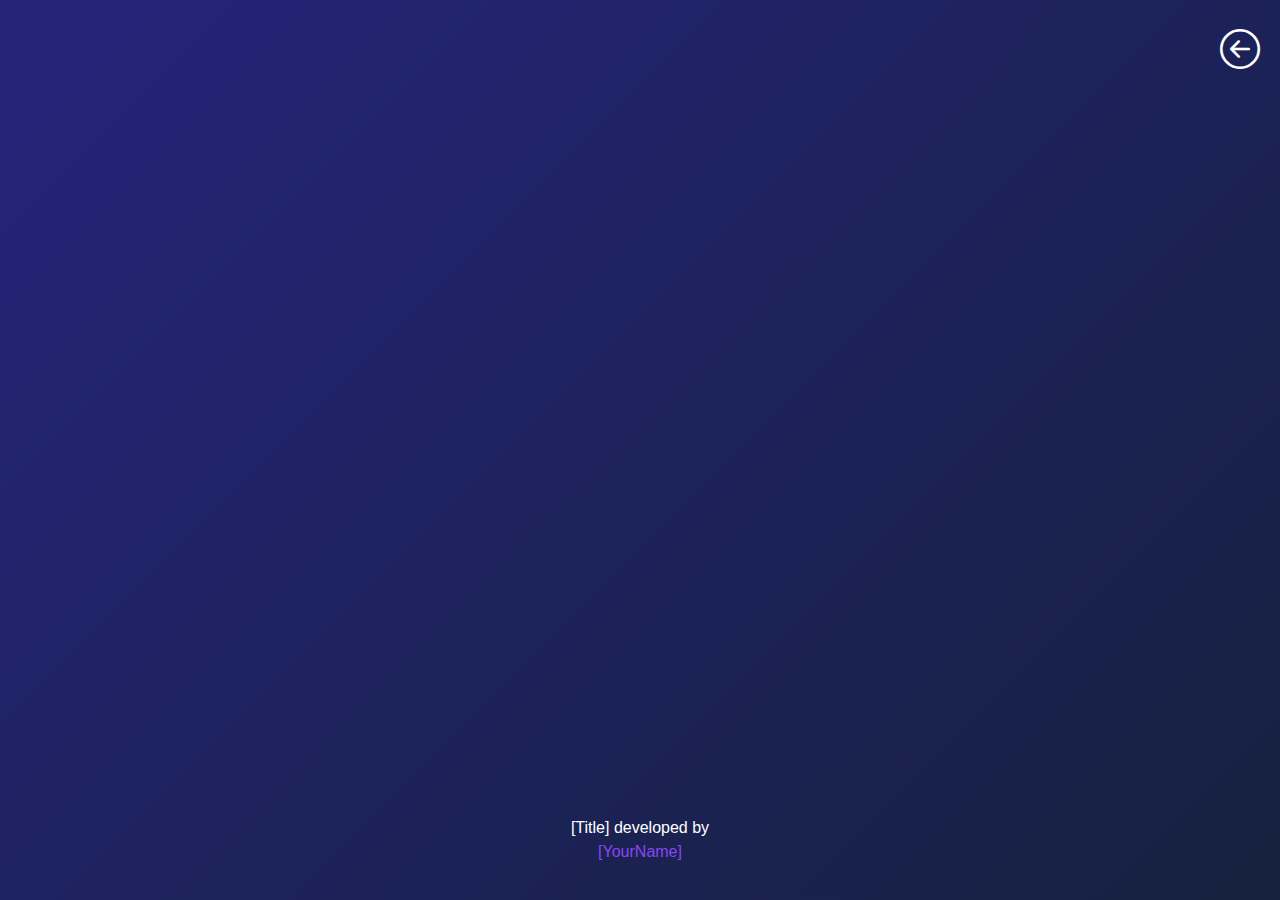
<file: template.html>
<!DOCTYPE html>
<html lang="en">
<head>
  <meta charset="UTF-8">
  <meta name="viewport" content="width=device-width, initial-scale=1.0">
  <title>OSWebComponent Template</title>
  <link href="https://cdn.jsdelivr.net/npm/bootstrap@5.3.0-alpha1/dist/css/bootstrap.min.css" rel="stylesheet">
  <link href="https://cdn.jsdelivr.net/npm/bootstrap-icons@1.7.2/font/bootstrap-icons.css" rel="stylesheet">
  <link rel="stylesheet" href="https://cdnjs.cloudflare.com/ajax/libs/font-awesome/6.0.0-beta3/css/all.min.css">
  <style>
    /* DEFAULT CSS DESIGN: BODY, BACK, AND FOOTER */
    /* YOU CAN CHANGE THE FONT-FAMILY AND BACKGROUND COLOR */
    body {
      margin: 0;
      padding: 0;
      min-height: 100vh;
      display: flex;
      flex-direction: column;
      justify-content: center;
      align-items: center;
      background: linear-gradient(135deg, #24247b, #16213e);
      font-family: 'roboto', Arial, sans-serif;
    }
    .back-icon {
      position: absolute;
      top: 20px;
      right: 20px;
      font-size: 40px;
      color: #fff;
      cursor: pointer;
      transition: all 0.3s ease;
    }
    .back-icon:hover {
      transform: scale(1.1);
    }
    .footer {
      position: absolute;
      bottom: 20px;
      color: white;
      text-align: center;
    }
    .footer a {
      color: #8946f2;
      text-decoration: none;
      transition: color 0.3s ease;
    }
    .footer a:hover {
      color: #b07eff;
    }

    /* PUT YOUR CSS HERE */
    /* Example: 
    .my-component {
      padding: 20px;
      background-color: #fff;
      border-radius: 5px;
      box-shadow: 0 2px 10px rgba(0,0,0,0.1);
    }
    */
  </style>
</head>
<body>
  <!-- ADD YOUR WEB COMPONENTS HERE: HTML -->
  <!-- Example: 
  <div class="my-component">
    <h1>Hello, World!</h1>
    <p>This is a custom web component.</p>
  </div>
  -->
  
  <a href="../../index.html">
    <!-- Do not update the link to point to the index.html file located outside the assets -->
    <i class="bi bi-arrow-left-circle back-icon"></i>
  </a>
  <div class="footer">
    <p>
      [Title] developed by<br><a href="#" target="_blank">[YourName]</a>
    </p>
  </div>
  <script src="https://cdn.jsdelivr.net/npm/bootstrap@5.3.0-alpha1/dist/js/bootstrap.bundle.min.js"></script>

  <!-- ADD YOUR JAVASCRIPT HERE -->
  <!-- Example: 
  <script>
    document.addEventListener('DOMContentLoaded', () => {
      console.log('Component loaded');
    });
  </script>
  -->
</body>
</html>
</file>
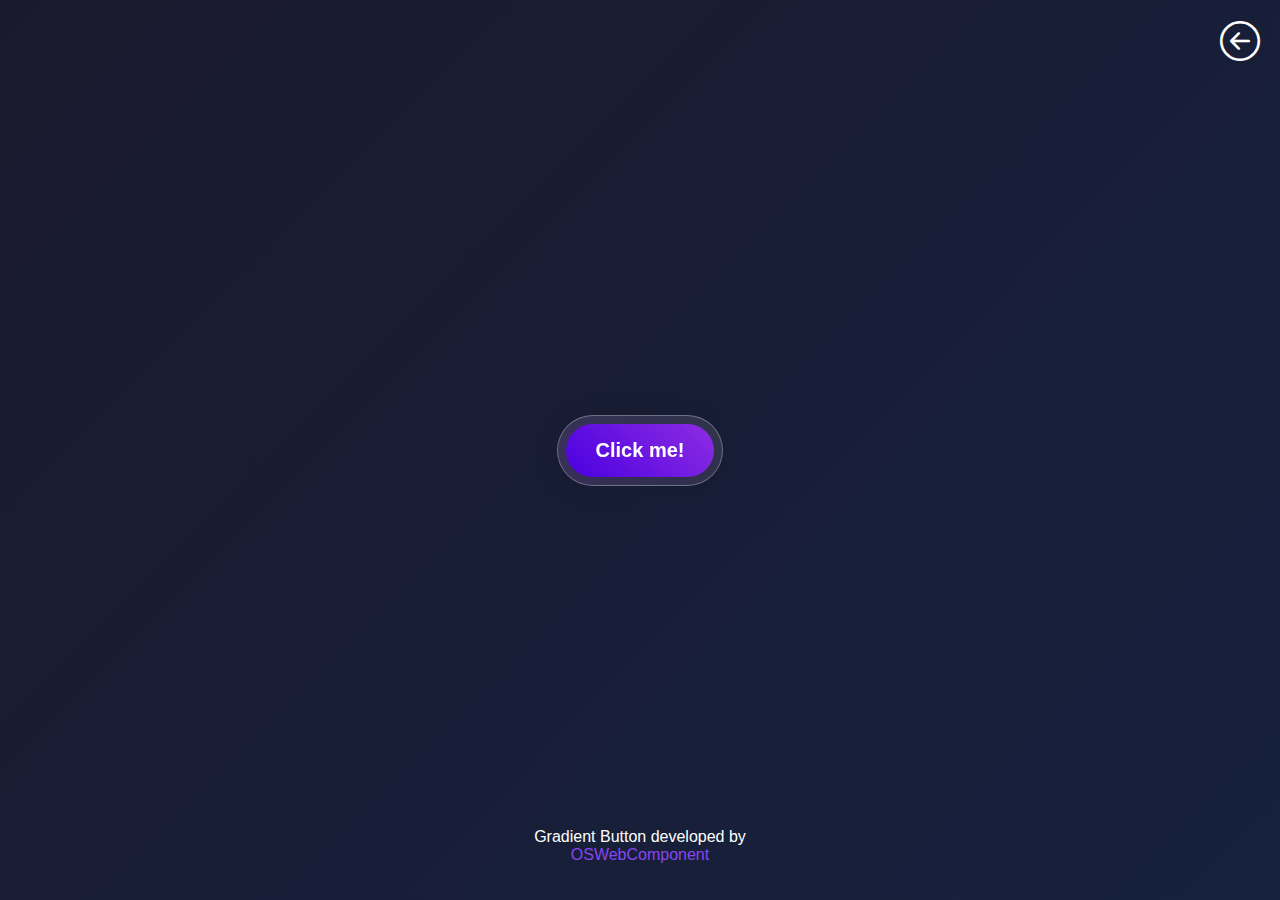
<file: assets/buttons/button1.html>
<!DOCTYPE html>
<html lang="en">
<head>
  <meta charset="UTF-8">
  <meta name="viewport" content="width=device-width, initial-scale=1.0">
  <title>Gradient Button</title>
  <link href="https://fonts.googleapis.com/css2?family=Poppins:wght@400;600&display=swap" rel="stylesheet">
  <link href="https://cdn.jsdelivr.net/npm/bootstrap-icons@1.7.2/font/bootstrap-icons.css" rel="stylesheet">
  <style>
    /* DEFAULT CSS DESIGN: BODY, BACK, AND FOOTER */
    /* YOU CAN CHANGE THE FONT FAMILY AND BACKGROUND COLOR */
    body {
      margin: 0;
      padding: 0;
      min-height: 100vh;
      display: flex;
      flex-direction: column;
      justify-content: center;
      align-items: center;
      background: linear-gradient(135deg, #1a1a2e, #16213e);
      font-family: 'Montserrat', Arial, sans-serif;
    }
    .back-icon {
      position: absolute;
      top: 20px;
      right: 20px;
      font-size: 40px;
      color: #fff;
      cursor: pointer;
      transition: all 0.3s ease;
    }
    .back-icon:hover {
      transform: scale(1.1);
    }
    .footer {
      position: absolute;
      bottom: 20px;
      color: white;
      text-align: center;
    }
    .footer a {
      color: #8946f2;
      text-decoration: none;
      transition: color 0.3s ease;
    }
    .footer a:hover {
      color: #b07eff;
    }
    
    /* PUT YOUR CSS HERE */
    .button-wrapper {
      position: relative;
      perspective: 1000px;
      background: rgba(255, 255, 255, 0.1);
      border-radius: 50px;
      padding: 8px;
      backdrop-filter: blur(10px);
      box-shadow: 0 4px 30px rgba(0, 0, 0, 0.1);
      border: 1px solid rgba(255, 255, 255, 0.3);
      overflow: hidden;
    }
    .button-wrapper::before {
      content: "";
      position: absolute;
      top: 0;
      left: 0;
      right: 0;
      bottom: 0;
      background: linear-gradient(45deg, rgba(150,35,252,0.2), rgba(255, 255, 255, 0));
      opacity: 0.6;
      z-index: -1;
    }
    .button-wrapper:hover {
      transform: scale(1.05);
    }
    .gradient-button {
      position: relative;
      padding: 15px 30px;
      font-size: 20px;
      font-weight: 600;
      color: #fff;
      background: linear-gradient(45deg, #4a00e0, #8e2de2);
      border: none;
      border-radius: 50px;
      cursor: pointer;
      overflow: hidden;
      transition: all 0.3s cubic-bezier(0.2, 0.8, 0.2, 1);
      box-shadow: 0 10px 20px rgba(0, 0, 0, 0.1);
    }
    .gradient-button::before {
      content: "";
      position: absolute;
      top: -2px;
      left: -2px;
      right: -2px;
      bottom: -2px;
      background: linear-gradient(45deg, #ff00e0, #00ffff);
      z-index: -1;
      filter: blur(10px);
      opacity: 0;
      transition: opacity 0.3s ease-in-out, background 0.3s ease-in-out;
    }
    .gradient-button:hover {
      transform: scale(1.05);
      box-shadow: 0 15px 30px rgba(0, 0, 0, 0.2);
    }
    .gradient-button:hover::before {
      opacity: 1;
      background: linear-gradient(45deg, #00ffff, #ff00e0);
    }
    .gradient-button:active {
      transform: scale(0.95);
    }
    .button-text {
      position: relative;
      z-index: 1;
    }
  </style>
</head>
<body>
  <div class="button-wrapper">
    <button class="gradient-button">
      <span class="button-text">Click me!</span>
    </button>
  </div>
  <a href="../../index.html">
    <!-- Do not update the link to point to the index.html file located outside the assets -->
    <i class="bi bi-arrow-left-circle back-icon"></i>
  </a>
  <div class="footer">
    <p>
      Gradient Button developed by<br><a href="https://github.com/JohnDev19/Open-Source-Web-Components" target="_blank">OSWebComponent</a>
    </p>
  </div>
  <script>
    const button = document.querySelector('.gradient-button');
    button.addEventListener('mousemove', (e) => {
      const rect = button.getBoundingClientRect();
      const x = e.clientX - rect.left;
      const y = e.clientY - rect.top;
      button.style.setProperty('--x', `${x}px`);
      button.style.setProperty('--y', `${y}px`);
    });
  </script>
</body>
</html>
</file>
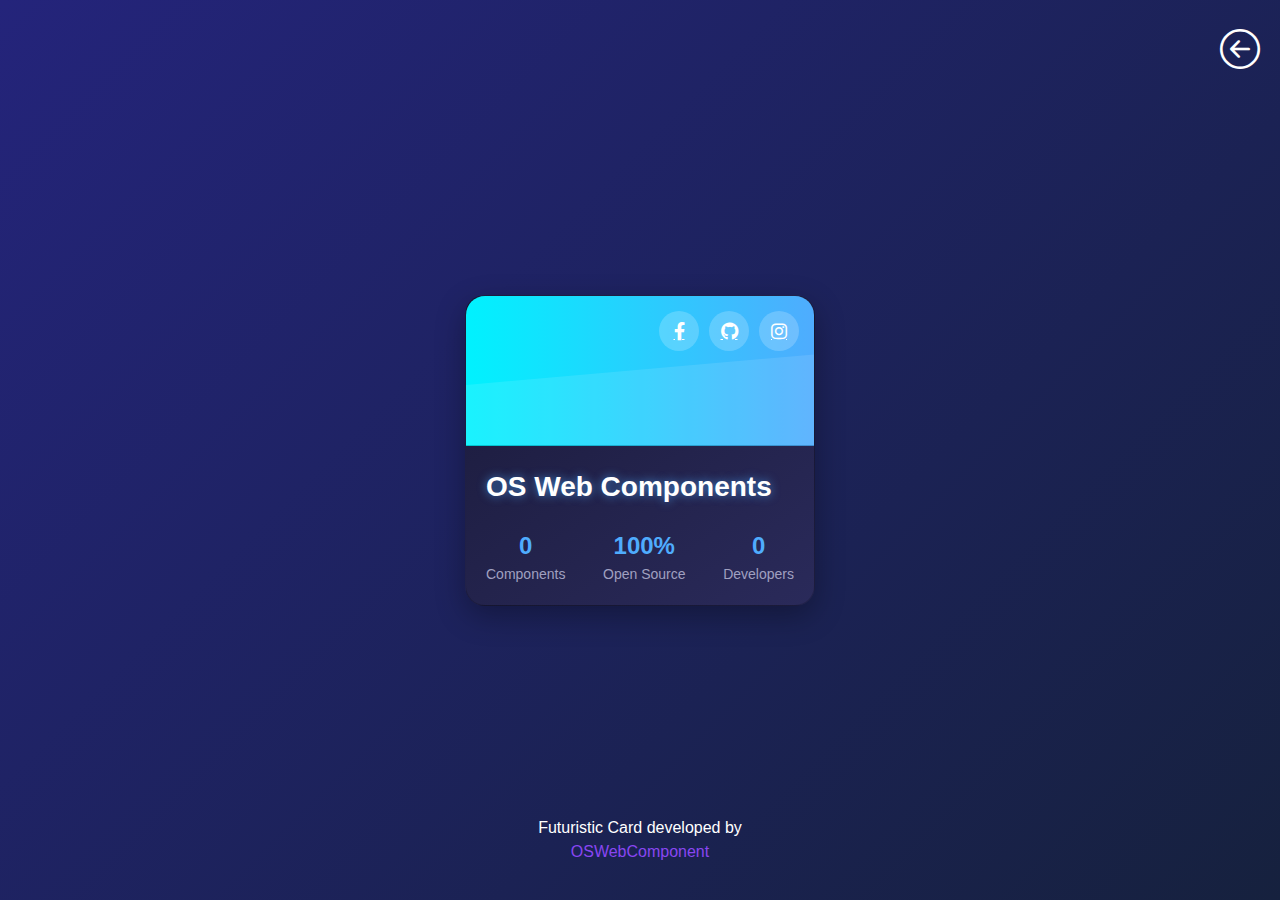
<file: assets/cards/card1.html>
<!DOCTYPE html>
<html lang="en">
<head>
  <meta charset="UTF-8">
  <meta name="viewport" content="width=device-width, initial-scale=1.0">
  <title>Futurustic Card</title>
  <link href="https://cdn.jsdelivr.net/npm/bootstrap@5.3.0-alpha1/dist/css/bootstrap.min.css" rel="stylesheet">
  <link href="https://cdn.jsdelivr.net/npm/bootstrap-icons@1.7.2/font/bootstrap-icons.css" rel="stylesheet">
  <link rel="stylesheet" href="https://cdnjs.cloudflare.com/ajax/libs/font-awesome/6.0.0-beta3/css/all.min.css">
  <style>
    /* DEFAULT CSS DESIGN: BODY, BACK, AND FOOTER */
    /* YOU CAN CHANGE THE FONT FAMILY AND BACKGROUND COLOR */
    body {
      margin: 0;
      padding: 0;
      min-height: 100vh;
      display: flex;
      flex-direction: column;
      justify-content: center;
      align-items: center;
      background: linear-gradient(135deg, #24247b, #16213e);
      font-family: 'roboto', Arial, sans-serif;
    }
    .back-icon {
      position: absolute;
      top: 20px;
      right: 20px;
      font-size: 40px;
      color: #fff;
      cursor: pointer;
      transition: all 0.3s ease;
    }
    .back-icon:hover {
      transform: scale(1.1);
    }
    .footer {
      position: absolute;
      bottom: 20px;
      color: white;
      text-align: center;
    }
    .footer a {
      color: #8946f2;
      text-decoration: none;
      transition: color 0.3s ease;
    }
    .footer a:hover {
      color: #b07eff;
    }

    /* PUT YOUR CSS HERE */
    .card {
      background: linear-gradient(145deg, #1a1a3a, #2a2a5a);
      border-radius: 20px;
      box-shadow: 0 10px 30px rgba(0,0,0,0.3);
      overflow: hidden;
      width: 350px;
      position: relative;
      transform-style: preserve-3d;
      transition: transform 0.5s ease;
    }
    .card-header {
      background: linear-gradient(90deg, #00f2fe, #4facfe);
      height: 150px;
      position: relative;
      overflow: hidden;
    }
    .card-header::after {
      content: '';
      position: absolute;
      bottom: -50%;
      left: -10%;
      right: -10%;
      height: 100%;
      background: rgba(255,255,255,0.1);
      transform: rotate(-5deg);
    }
    .icons {
      position: absolute;
      top: 15px;
      right: 15px;
      display: flex;
      gap: 10px;
    }
    .icon {
      width: 40px;
      height: 40px;
      background: rgba(255,255,255,0.2);
      border-radius: 50%;
      display: flex;
      align-items: center;
      justify-content: center;
      color: white;
      font-size: 18px;
      transition: all 0.3s ease;
    }
    .icon:hover {
      background: rgba(255,255,255,0.4);
      transform: translateY(-5px);
    }
    .card-body {
      padding: 20px;
      color: #ffffff;
    }
    .title {
      font-size: 28px;
      font-weight: bold;
      margin-bottom: 20px;
      text-shadow: 0 0 10px rgba(79,172,254,0.7);
    }
    .stats {
      display: flex;
      justify-content: space-between;
      margin-top: 20px;
    }
    .stat {
      text-align: center;
      transition: all 0.3s ease;
    }
    .stat:hover {
      transform: scale(1.1);
    }
    .stat-value {
      font-size: 24px;
      font-weight: bold;
      color: #4facfe;
    }
    .stat-label {
      font-size: 14px;
      color: #a0a0c0;
    }
    .glow {
      position: absolute;
      width: 50px;
      height: 50px;
      background: radial-gradient(circle, rgba(79,172,254,0.8) 0%, rgba(79,172,254,0) 70%);
      border-radius: 50%;
      pointer-events: none;
      opacity: 0;
      transition: opacity 0.3s ease;
    }
  </style>
</head>
<body>
  <div class="card">
    <div class="card-header">
      <div class="icons">
        <a href="#" class="icon"><i class="fab fa-facebook-f"></i></a>
        <a href="#" class="icon"><i class="fab fa-github"></i></a>
        <a href="#" class="icon"><i class="fab fa-instagram"></i></a>
      </div>
    </div>
    <div class="card-body">
      <div class="title">
        OS Web Components
      </div>
      <div class="stats">
        <div class="stat">
          <div class="stat-value" data-value="4892">
            0
          </div>
          <div class="stat-label">
            Components
          </div>
        </div>
        <div class="stat">
          <div class="stat-value">
            100%
          </div>
          <div class="stat-label">
            Open Source
          </div>
        </div>
        <div class="stat">
          <div class="stat-value" data-value="73614">
            0
          </div>
          <div class="stat-label">
            Developers
          </div>
        </div>
      </div>
    </div>
    <div class="glow"></div>
  </div>
  <a href="../../index.html">
    <!-- Do not update the link to point to the index.html file located outside the assets -->
    <i class="bi bi-arrow-left-circle back-icon"></i>
  </a>
  <div class="footer">
    <p>
      Futuristic Card developed by<br><a href="https://github.com/JohnDev19/Open-Source-Web-Components" target="_blank">OSWebComponent</a>
    </p>
  </div>
  <script src="https://cdn.jsdelivr.net/npm/bootstrap@5.3.0-alpha1/dist/js/bootstrap.bundle.min.js"></script>
</body>
</html>
</file>
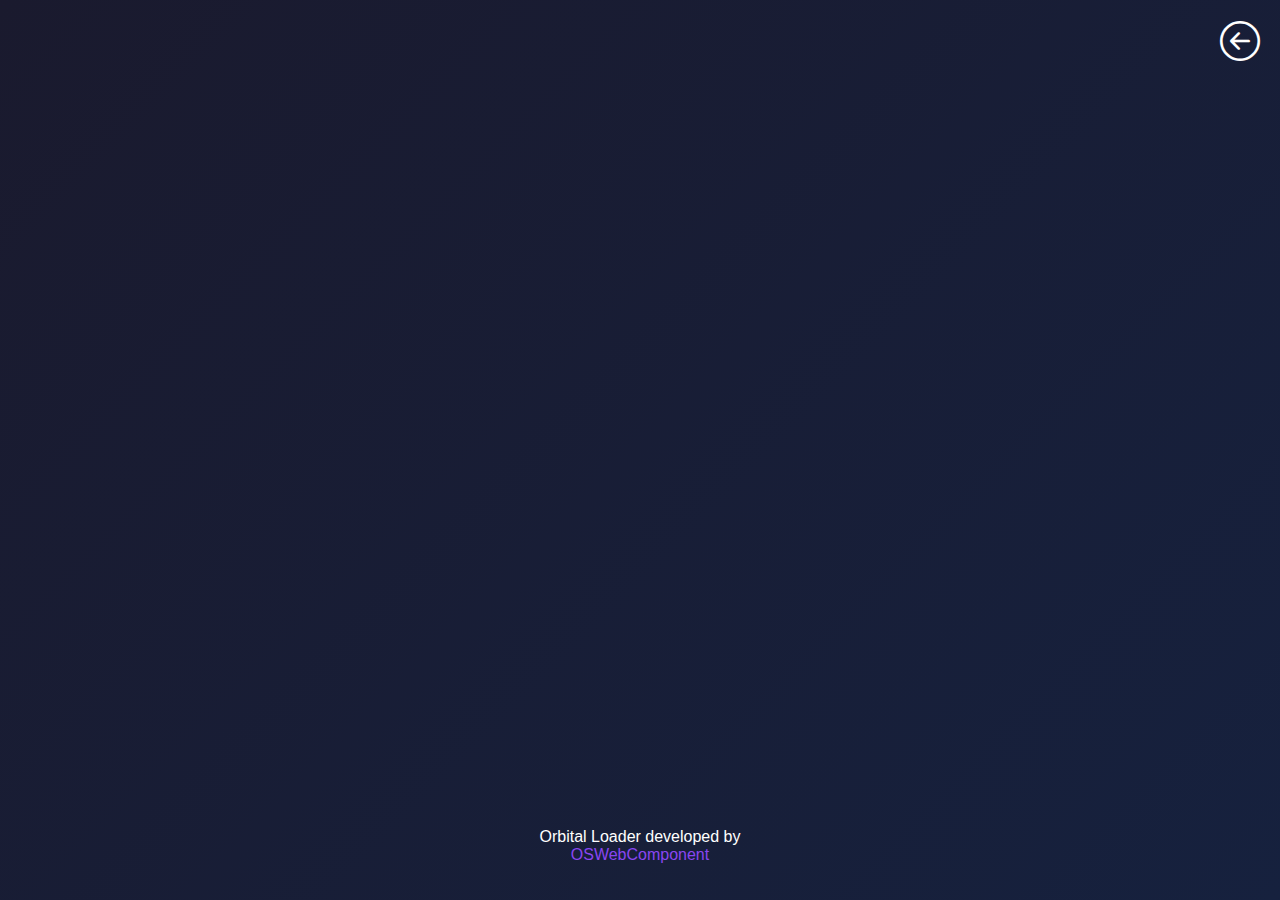
<file: assets/loader/loader1.html>
<!DOCTYPE html>
<html lang="en">
<head>
  <meta charset="UTF-8">
  <meta name="viewport" content="width=device-width, initial-scale=1.0">
  <title> Orbital Loader</title>
  <link href="https://cdn.jsdelivr.net/npm/bootstrap-icons@1.7.2/font/bootstrap-icons.css" rel="stylesheet">
  <style>
    /* DEFAULT CSS DESIGN: BODY, BACK, AND FOOTER */
    /* YOU CAN CHANGE THE FONT FAMILY AND BACKGROUND COLOR */
    body {
      margin: 0;
      padding: 0;
      min-height: 100vh;
      display: flex;
      flex-direction: column;
      justify-content: center;
      align-items: center;
      background: linear-gradient(135deg, #1a1a2e, #16213e);
      font-family: 'Montserrat', Arial, sans-serif;
    }
    .back-icon {
      position: absolute;
      top: 20px;
      right: 20px;
      font-size: 40px;
      color: #fff;
      cursor: pointer;
      transition: all 0.3s ease;
    }
    .back-icon:hover {
      transform: scale(1.1);
    }
    .footer {
      position: absolute;
      bottom: 20px;
      color: white;
      text-align: center;
    }
    .footer a {
      color: #8946f2;
      text-decoration: none;
      transition: color 0.3s ease;
    }
    .footer a:hover {
      color: #b07eff;
    }

    /* PUT YOUR CSS HERE */

    .loader-container {
      position: relative;
      width: 200px;
      height: 200px;
    }

    .loader-circle {
      position: absolute;
      width: 100%;
      height: 100%;
      border-radius: 50%;
      border: 4px solid transparent;
      opacity: 0.7;
      transform: scale(0);
    }

    .loader-circle:nth-child(1) {
      border-top-color: #4db5ff;
      animation: spin 2s linear infinite, grow 3s ease-in-out infinite;
    }

    .loader-circle:nth-child(2) {
      border-right-color: #ff6b6b;
      animation: spin 2.5s linear infinite reverse, grow 3s ease-in-out infinite 0.5s;
    }

    .loader-circle:nth-child(3) {
      border-bottom-color: #feca57;
      animation: spin 3s linear infinite, grow 3s ease-in-out infinite 1s;
    }

    .loader-circle:nth-child(4) {
      border-left-color: #48dbfb;
      animation: spin 3.5s linear infinite reverse, grow 3s ease-in-out infinite 1.5s;
    }

    @keyframes spin {
      0% {
        transform: rotate(0deg) scale(0);
      }
      50% {
        transform: rotate(180deg) scale(1);
      }
      100% {
        transform: rotate(360deg) scale(0);
      }
    }

    @keyframes grow {
      0%, 100% {
        transform: scale(0);
        opacity: 0.7;
      }
      50% {
        transform: scale(1);
        opacity: 1;
      }
    }
  </style>
</head>
<body>
  <div class="loader-container">
    <div class="loader-circle"></div>
    <div class="loader-circle"></div>
    <div class="loader-circle"></div>
    <div class="loader-circle"></div>
  </div>

  <a href="../../index.html">
    <!-- Do not update the link to point to the index.html file located outside the assets -->
    <i class="bi bi-arrow-left-circle back-icon"></i>
  </a>
  <div class="footer">
    <p>
      Orbital Loader developed by<br><a href="https://github.com/JohnDev19/Open-Source-Web-Components" target="_blank">OSWebComponent</a>
    </p>
  </div>
  <script>
    document.addEventListener('DOMContentLoaded', () => {
      const loaderContainer = document.querySelector('.loader-container');
      const circles = document.querySelectorAll('.loader-circle');

      function animateLoader() {
        loaderContainer.animate([{
          transform: 'rotate(0deg)'
        },
          {
            transform: 'rotate(360deg)'
          }], {
          duration: 10000,
          iterations: Infinity
        });
      }

      function pulseCircles() {
        circles.forEach((circle, index) => {
          circle.animate([{
            boxShadow: '0 0 0 0 rgba(255, 255, 255, 0.7)'
          },
            {
              boxShadow: '0 0 0 20px rgba(255, 255, 255, 0)'
            }], {
            duration: 2000,
            delay: index * 500,
            iterations: Infinity
          });
        });
      }

      animateLoader();
      pulseCircles();
    });
  </script>
</body>
</html>
</file>
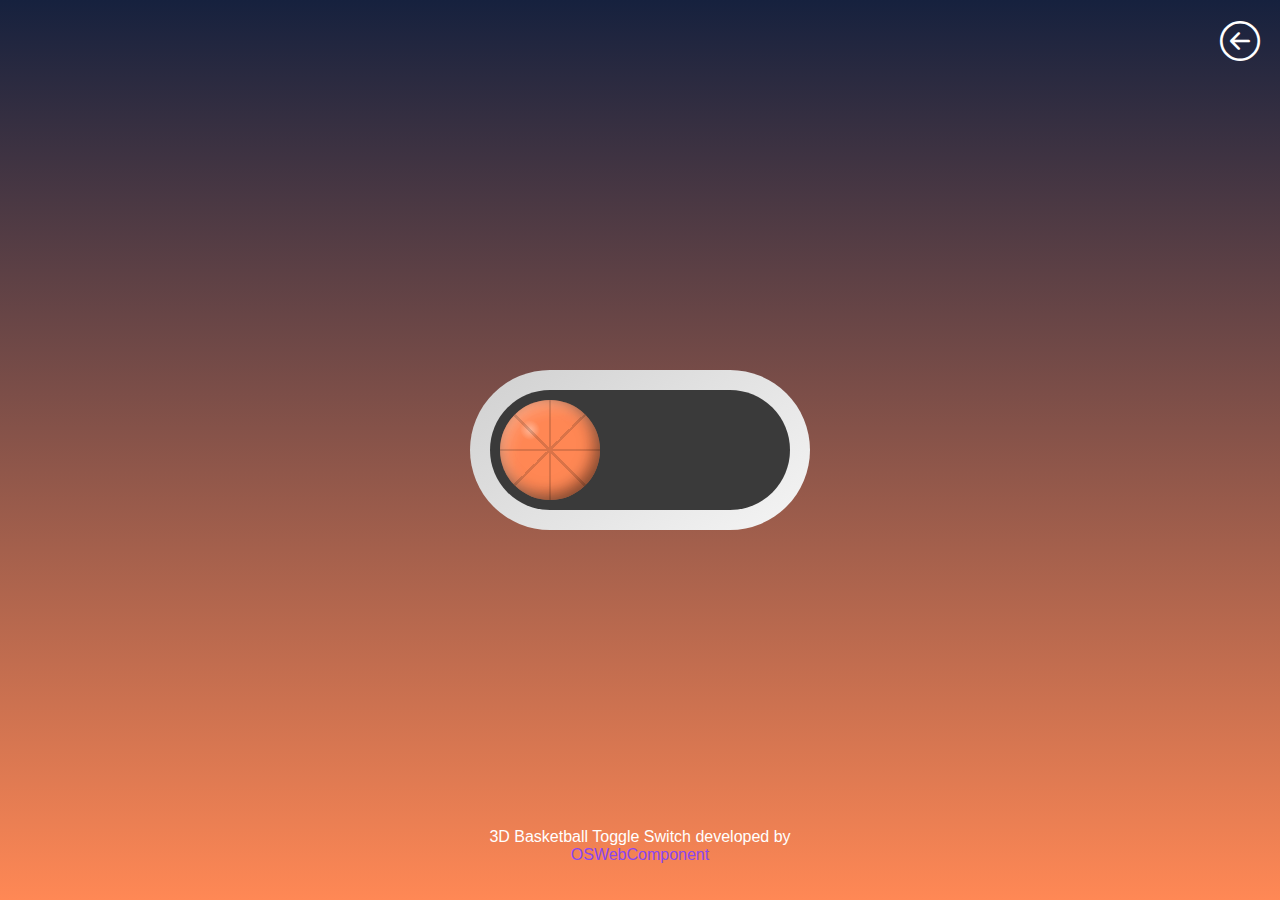
<file: assets/toggle/toggle1.html>
<!DOCTYPE html>
<html lang="en">
<head>
  <meta charset="UTF-8">
  <meta name="viewport" content="width=device-width, initial-scale=1.0">
  <title>3D Basketball Toggle Switch</title>
  <link href="https://cdn.jsdelivr.net/npm/bootstrap-icons@1.7.2/font/bootstrap-icons.css" rel="stylesheet">
  <style>
:root {
    --switch-width: 300px;
    --switch-height: 120px;
    --container-padding: 20px;
    --ball-size: 100px;
    --off-color: #3a3a3a;
    --on-color: #4cd964;
  }

    body {
      margin: 0;
      padding: 0;
      min-height: 100vh;
      display: flex;
      flex-direction: column;
      justify-content: center;
      background: linear-gradient(360deg, #f85, #16213e);
      align-items: center;
      font-family: 'Poppins', Arial, sans-serif;
    }

    .back-icon {
      position: absolute;
      top: 20px;
      right: 20px;
      font-size: 40px;
      color: #fff;
      cursor: pointer;
      transition: all 0.3s ease;
    }
    .back-icon:hover {
      transform: scale(1.1);
    }
    .footer {
      position: absolute;
      bottom: 20px;
      color: white;
      text-align: center;
    }
    .footer a {
      color: #8946f2;
      text-decoration: none;
      transition: color 0.3s ease;
    }
    .footer a:hover {
      color: #b07eff;
    }

    /* ADD YOUR CSS HERE */

    .switch-outer-container {
      width: calc(var(--switch-width) + var(--container-padding) * 2);
      height: calc(var(--switch-height) + var(--container-padding) * 2);
      background: linear-gradient(145deg, #d0d0d0, #f5f5f5);
      border-radius: calc(var(--switch-height) / 2 + var(--container-padding));
      display: flex;
      justify-content: center;
      align-items: center;
      perspective: 1000px;
    }

    .switch-container {
      width: var(--switch-width);
      height: var(--switch-height);
      position: relative;
      background: var(--off-color);
      border-radius: calc(var(--switch-height) / 2);
      overflow: hidden;
      transition: background 0.5s ease;
    }

    .switch {
      width: 100%;
      height: 100%;
      position: relative;
    }

    .switch-track {
      position: absolute;
      width: calc(100% - 20px);
      height: calc(100% - 20px);
      top: 10px;
      left: 10px;
      background: linear-gradient(145deg, #333, #444);
      border-radius: calc((var(--switch-height) - 20px) / 2);
      overflow: hidden;
    }

    #toggle {
      display: none;
    }

    .basketball {
      position: absolute;
      width: var(--ball-size);
      height: var(--ball-size);
      top: calc((var(--switch-height) - var(--ball-size)) / 2);
      left: 10px;
      transition: transform 0.5s cubic-bezier(0.68, -0.55, 0.265, 1.55);
    }

    .basketball-inner {
      width: 100%;
      height: 100%;
      border-radius: 50%;
      background: #f85;
      position: relative;
      overflow: hidden;
      box-shadow:
      inset -5px -5px 15px rgba(0,0,0,0.5),
      inset 5px 5px 15px rgba(255,255,255,0.3);
    }

    .basketball-inner::before,
    .basketball-inner::after {
      content: '';
      position: absolute;
      width: 100%;
      height: 100%;
      border-radius: 50%;
    }

    .basketball-inner::before {
      background:
      radial-gradient(circle at 30% 30%, rgba(255,255,255,0.4) 0%, transparent 10%);
    }

    .basketball-inner::after {
      background:
      linear-gradient(90deg, transparent 49%, #000 49%, #000 51%, transparent 51%),
      linear-gradient(0deg, transparent 49%, #000 49%, #000 51%, transparent 51%),
      linear-gradient(45deg, transparent 49%, #000 49%, #000 51%, transparent 51%),
      linear-gradient(-45deg, transparent 49%, #000 49%, #000 51%, transparent 51%);
      opacity: 0.15;
    }

    #toggle:checked ~ .switch .basketball {
      transform: translateX(calc(var(--switch-width) - var(--ball-size) - 20px));
    }

    #toggle:checked ~ .switch-container {
      background: var(--on-color);
    }

    @keyframes roll {
      0% {
        transform: rotate(0deg);
      }
      100% {
        transform: rotate(360deg);
      }
    }
  </style>
</head>
<body>
  <div class="switch-outer-container">
    <div class="switch-container">
      <input type="checkbox" id="toggle">
      <label for="toggle" class="switch">
        <div class="switch-track"></div>
        <div class="basketball">
          <div class="basketball-inner"></div>
        </div>
      </label>
    </div>
  </div>

  <a href="../../index.html">
    <!-- Do not update the link to point to the index.html file located outside the assets -->
    <i class="bi bi-arrow-left-circle back-icon"></i>
  </a>
  <div class="footer">
    <p>
      3D Basketball Toggle Switch developed by<br><a href="https://github.com/JohnDev19/Open-Source-Web-Components" target="_blank">OSWebComponent</a>
    </p>
  </div>

  <script>
    const toggle = document.getElementById('toggle');
    const basketball = document.querySelector('.basketball');
    const basketballInner = document.querySelector('.basketball-inner');

    toggle.addEventListener('change', () => {
      const distance = toggle.checked ?
      'calc(var(--switch-width) - var(--ball-size) - 20px)': '0px';

      basketball.style.transform = `translateX(${distance})`;
      basketballInner.style.animation = 'roll 0.5s linear';

      setTimeout(() => {
        basketballInner.style.animation = 'none';
      }, 500);
    });
  </script>
</body>
</html>
</file>
